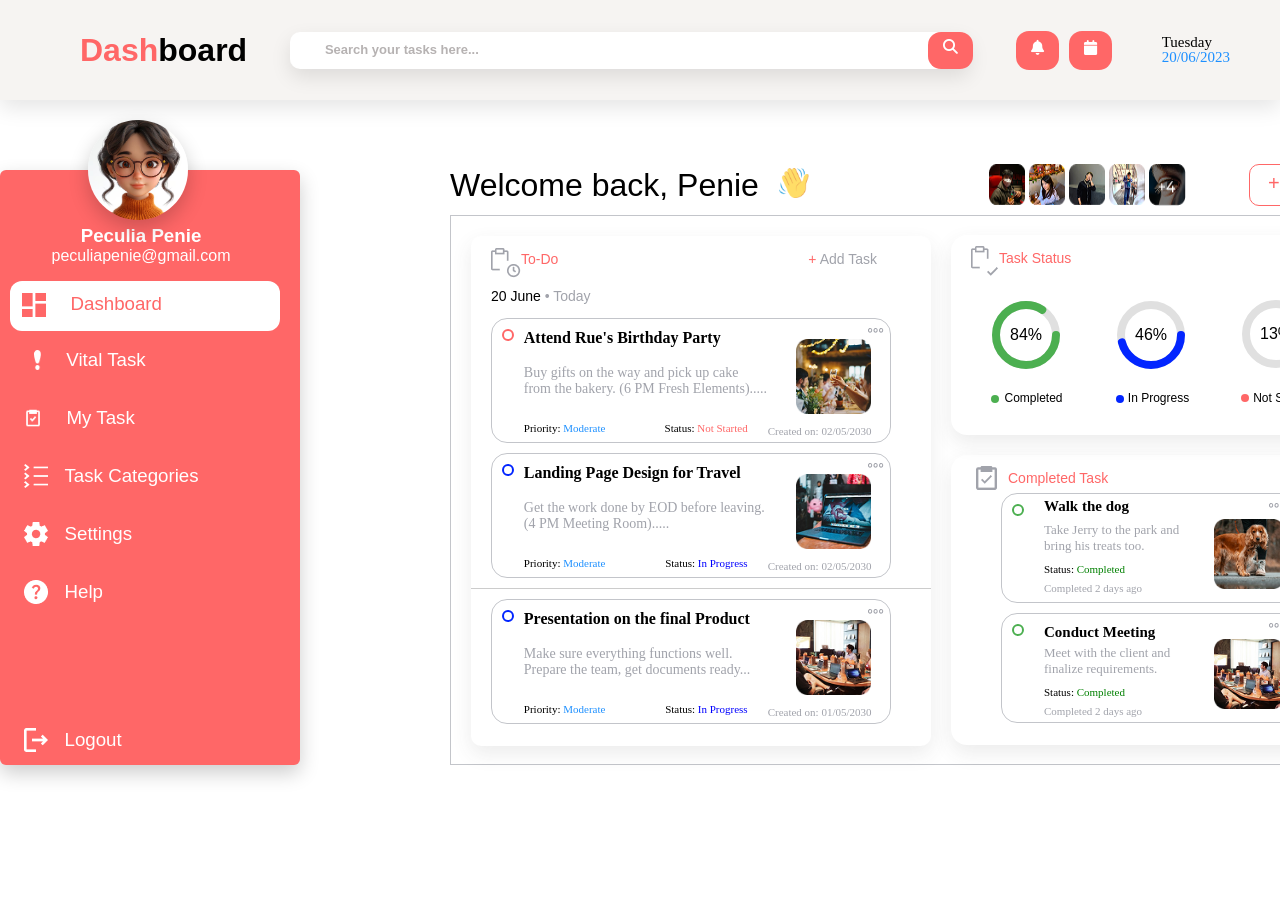
<file: index.html>
<!DOCTYPE html>
<html lang="en">

<head>
    <meta charset="UTF-8">
    <meta name="viewport" content="width=device-width, initial-scale=1.0">
    <title>Debbs To-Do List</title>
    <link rel="icon" type="image/png" href="favicone.png">
    <link rel="stylesheet" href="todo.css">
    <link rel="stylesheet" href="https://cdnjs.cloudflare.com/ajax/libs/font-awesome/6.5.0/css/all.min.css">
    <link rel="stylesheet" href="https://cdnjs.cloudflare.com/ajax/libs/font-awesome/6.5.0/css/all.min.css">

</head>

<body class="dash">
    <div class="container">
        <div class="header">

            <!-- LEFT SIDE-->
            <div class="left">
                <h2 style="padding-left: 80px; font-size: xx-large; font-family: Arial, Helvetica, sans-serif;">
                    <span class="dsh">Dash</span>board
                </h2>
            </div>

            <!--CENTER-->
            <div class="center">
                <input style="box-shadow: 0px 8px 20px rgb(0, 0, 0, 0.10); color: rgb(209, 206, 206);" class="srch"
                    placeholder="Search your tasks here...">
                <span class="sach" style="cursor: pointer;"><i class="fa fa-search" style="color: white;"></i></span>
            </div>

            <!--RIGHT SIDE-->
            <div class="right">
                <span class="bell-icon" style="cursor: pointer;"><i class="fa fa-bell"></i></span>
                <span class="calender-icon" style="cursor: pointer;"><i class="fa fa-calendar"></i></span>
                <span class="dayte">
                    <a>Tuesday</a>
                    <a style="color:#1E90FF;">20/06/2023</a>
                </span>
            </div>

        </div>
        <div class="everything">
            <!--THE SIDE BAR-->
            <div style="display: flex; flex-direction: column;">
                <div class="sidebar">
                    <div>
                        <img src="images/cutie.avif" class="round-image">
                    </div>
                    <div class="info">
                        <span>
                            <h3>Peculia Penie</h3>
                            <p>peculiapenie@gmail.com</p>
                        </span>
                        <!--BARS-->
                        <div class="bars">
                            <div class="wytbar" style="height: 50px;">
                                <img src="images/Vector.png" class="dash-icons">
                                <h3>Dashboard</h3>
                            </div>
                            <div class="orange-bar">
                                <img src="images/exclamation.png" class="dash-icons"
                                    style="height: 20px; width: 7.75px; margin-left: 2px;">
                                <h3>Vital Task</h3>
                            </div>
                            <div class="orange-bar" style="margin-left: 2px;">
                                <img src="images/my task.png" class="dash-icons" style="height: 20px; width: 18px;">
                                <h3>My Task</h3>
                            </div>
                            <div class="orange-bar" style="margin-left: 2px;">
                                <img src="images/list.png" class="dash-icons" style="height: 24px; width: 24px;">
                                <h3 style="margin-left: -8px;">Task Categories</h3>
                            </div>
                            <div class="orange-bar" style="margin-left: 2px;">
                                <img src="images/settings.png" class="dash-icons" style="height: 24px; width: 24px;">
                                <h3 style="margin-left: -8px;">Settings</h3>
                            </div>
                            <div class="orange-bar" style="margin-left: 2px;">
                                <img src="images/question.png" class="dash-icons" style="height: 24px; width: 24px;">
                                <h3 style="margin-left: -8px;">Help</h3>
                            </div>
                            <div class="orange-bar"
                                style="font: inter; font-size: 16px; font-weight: 500; margin-left: 2px; margin-top: 90px;">
                                <img src="images/logoff.png" class="dash-icons" style="height: 24px; width: 24px;">
                                <!--<h3 style="margin-left: -8px;">Logout</h3>-->
                                <a href="signin.html" style="margin-left: -8px; text-decoration: none; color: inherit;">
                                    <h3>Logout</h3>
                                </a>

                            </div>

                        </div>
                    </div>

                </div>
            </div>
            <!--THE WELCOME FRAME-->
            <div class="welcome">
                <div class="welcome1">
                    <h2 style="font-size: xx-large; font-weight: 450; font-family: Arial, Helvetica, sans-serif;">
                        Welcome back, Penie </h2>
                    <div class="hand">
                        <img src="images/hand wave.png" style="height: 30px; width: 30px;">
                    </div>
                    <div class="imejz">
                        <img src="images/SearchICon.png">
                        <img src="images/SearchICon (1).png">
                        <img src="images/SearchICon (2).png">
                        <img src="images/SearchICon (3).png">
                        <img src="images/Group 39.png">
                        <!--<img src="images/Default.png" style="margin-left: 60px;">-->
                        <button class="invite-btn" style="margin-left: 60px;">
                            <span style="margin-top: -3px; font-size: 20px;">+</span>
                            <i class="fa-solid fa-user-group"></i>
                            <span style="font-size: 14px;">Invite</span>
                        </button>


                    </div>
                </div>
                <!--THE BIG CONTAINER FOR CARDS-->
                <div class="bigcontainer">
                    <div class="groupparent">
                        <div class="group1">
                            <div class="grtodo">
                                <img src="images/Vector (1).png">
                                <div style="padding-top: 26px; margin-left: -2px;">
                                    <img src="images/clock.png">
                                </div>
                                <p style="color: #FF6767; font-weight: 500;">To-Do</p>
                                <p style="margin-left: 250px;"><span style="color: #FF6767; font-weight: 500;">+</span>
                                    <span style="color: #A1A3AB;">Add Task</span>
                                </p>
                            </div>
                            <div class="todaygr" style="font-family: Arial, Helvetica, sans-serif; font-size: 14px;">
                                <p>20 June <span style="color: #A1A3AB;">• Today</span></p>
                            </div>
                            <!--THE CARDS-->
                            <div class="allcards">
                                <!--THE FIRST CARD FOR THE BIRTHDAY-->
                                <div class="birthday">
                                    <div style="display: flex;">
                                        <div class="circle123"></div>
                                        <div style="width: 280px; margin-left: 10px; width: 250px;">
                                            <h4
                                                style=" font-size: 16px; align-items: center; align-items: center; height: 30px; margin-top: 0px;">
                                                Attend Rue's Birthday Party</h4>
                                            <p style="color: #A1A3AB; font-size: 14px; margin-top: -15px;">Buy gifts on
                                                the way and pick up cake from the bakery. (6 PM Fresh Elements).....</p>
                                            <p style="font-size: 11px; margin-top: 25px;">Priority: <span
                                                    style="color: #1E90FF;">Moderate</span> <span
                                                    style="float: right; margin-right: 20px;">Status: <span
                                                        style="color: #FF6767;">Not Started</span></span></p>
                                        </div>
                                        <div
                                            style="display: flex; flex-direction: column; width:108px; height: 100px; margin-top: 10px;">
                                            <img src="images/Rectangle 10.png"
                                                style="height: 75px; width: 75px; margin-left: 28px;">
                                            <p style="color: #A1A3AB; font-size: 11px;">Created on: 02/05/2030</p>
                                        </div>
                                        <div
                                            style="height: 5px; width: 7px; margin-top: -10px; margin-left: -5px; margin-right: 5px;">
                                            <img src="images/MENU.png">
                                        </div>
                                    </div>

                                </div>
                                <!--THE SECOND CARD FOR TRAVEL-->
                                <div class="travel">
                                    <div style="display: flex;">
                                        <div class="circle1234"></div>
                                        <div style="width: 280px; margin-left: 10px; width: 250px;">
                                            <h4
                                                style=" font-size: 16px; align-items: center; align-items: center; height: 30px; margin-top: 0px;">
                                                Landing Page Design for Travel</h4>
                                            <p style="color: #A1A3AB; font-size: 14px; margin-top: -15px;">Get the work
                                                done by EOD before leaving. (4 PM Meeting Room).....</p>
                                            <p style="font-size: 11px; margin-top: 25px;">Priority: <span
                                                    style="color: #1E90FF;">Moderate</span> <span
                                                    style="float: right; margin-right: 20px;">Status: <span
                                                        style="color: blue;">In Progress</span></span></p>
                                        </div>
                                        <div
                                            style="display: flex; flex-direction: column; width:108px; height: 100px; margin-top: 10px;">
                                            <img src="images/Laptop.png"
                                                style="height: 75px; width: 75px; margin-left: 28px;">
                                            <p style="color: #A1A3AB; font-size: 11px;">Created on: 02/05/2030</p>
                                        </div>
                                        <div
                                            style="height: 5px; width: 7px; margin-top: -10px; margin-left: -5px; margin-right: 5px;">
                                            <img src="images/MENU.png">
                                        </div>
                                    </div>

                                </div>
                                <div class="line"></div>
                                <!--THE THRID CARD FOR FINAL PRODUCT-->
                                <div class="finalproduct">
                                    <div style="display: flex;">
                                        <div class="circle1234"></div>
                                        <div style="width: 280px; margin-left: 10px; width: 250px;">
                                            <h4
                                                style=" font-size: 16px; align-items: center; align-items: center; height: 30px; margin-top: 0px;">
                                                Presentation on the final Product</h4>
                                            <p style="color: #A1A3AB; font-size: 14px; margin-top: -15px;">Make sure
                                                everything functions well. Prepare the team, get documents ready...</p>
                                            <p style="font-size: 11px; margin-top: 25px;">Priority: <span
                                                    style="color: #1E90FF;">Moderate</span> <span
                                                    style="float: right; margin-right: 20px;">Status: <span
                                                        style="color: blue;">In Progress</span></span></p>
                                        </div>
                                        <div
                                            style="display: flex; flex-direction: column; width:108px; height: 100px; margin-top: 10px;">
                                            <img src="images/Meeting.png"
                                                style="height: 75px; width: 75px; margin-left: 28px;">
                                            <p style="color: #A1A3AB; font-size: 11px;">Created on: 01/05/2030</p>
                                        </div>
                                        <div
                                            style="height: 5px; width: 7px; margin-top: -10px; margin-left: -5px; margin-right: 5px;">
                                            <img src="images/MENU.png">
                                        </div>
                                    </div>
                                </div>
                            </div>
                        </div>
                        <div class="group2">
                            <div class="uppercard">
                                <div class="taskstatus">
                                    <img src="images/Vector (1).png">
                                    <div style="padding-top: 26px; margin-left: -2px;">
                                        <img src="images/Tick.png">
                                    </div>
                                    <p style="color: #FF6767; font-weight: 500;">Task Status</p>
                                    </p>
                                </div>
                                <div>
                                    <!--CHAT-->
                                    <div class="chat">
                                        <div class="taskstatus-row">
                                            <div class="status-card">
                                                <div class="progress-circle" data-progress="84" data-color="#4caf50">
                                                </div>
                                                <div class="status-label">
                                                    <span>
                                                        <div class="status-dot"></div>
                                                        Completed
                                                    </span>
                                                </div>
                                            </div>

                                            <div class="status-card">

                                                <div class="progress-circle" data-progress="46" data-color="#0225FF">
                                                </div>

                                                <span class="status-label">
                                                    <div class="status-dot2"></div>
                                                    In Progress
                                                </span>
                                            </div>

                                            <div class="status-card">

                                                <div class="progress-circle" data-progress="13" data-color="#f44336">
                                                </div>

                                                <span class="status-label">
                                                    <div class="status-dot3"></div>
                                                    Not Started
                                                </span>
                                            </div>
                                        </div>
                                    </div>

                                    <!--CHAT-->
                                </div>
                            </div>
                            <div class="lowercard">
                                <div class="completed">
                                    <img src="images/donee.png" style="margin-left: 5px;">
                                    <div style="padding-top: 26px; margin-left: -16px; margin-top: -23px;">
                                        <img src="images/Tick.png">
                                    </div>
                                    <p style="color: #FF6767; font-weight: 500; margin-left: 15px;">Completed Task</p>
                                    </p>
                                </div>
                                <div class="twocards">
                                    <div class="firstcard">
                                        <div class="circle12"></div>
                                        <div class="middle">
                                            <div
                                                style="font-size: 15px; width: 150px; height: 30px; margin-top: -25px;">
                                                <h4>Walk the dog</h4>
                                            </div>
                                            <div style="font-size: 13px; color: #A1A3AB;">
                                                <p>Take Jerry to the park and bring his treats too.</p>
                                            </div>
                                            <div style="font-size: 11px; margin-top: -15px;">
                                                <p>Status: <span style="color: green;">Completed</span></p>
                                            </div>
                                            <div style="color: #A1A3AB; font-size: 11px; margin-top: -15px;">
                                                <p>Completed 2 days ago</p>
                                            </div>
                                        </div>
                                        <div class="deeright">
                                            <div
                                                style="height: 5px; width: 7px; margin-top: -10px; margin-left: 75px; margin-right: 5px;">
                                                <img src="images/MENU.png">
                                            </div>
                                            <div style="margin-top: 20px; margin-left: 20px;">
                                                <img src="images/dog.png" style="height: 70px; width: 70px;">
                                            </div>
                                        </div>

                                    </div>
                                    <div class="secondcard">
                                        <div class="circle12"></div>
                                        <div class="middle">
                                            <h4
                                                style=" font-size: 15px; align-items: center; align-items: center; height: 30px; margin-top: 0px;">
                                                Conduct Meeting</h4>
                                            <p style="color: #A1A3AB; font-size: 13px; margin-top: -15px;">Meet with the
                                                client and finalize requirements.</p>
                                            <div style="font-size: 11px; margin-top: -15px;">
                                                <p>Status: <span style="color: green;">Completed</span></p>
                                            </div>
                                            <div style="color: #A1A3AB; font-size: 11px; margin-top: -15px;">
                                                <p>Completed 2 days ago</p>
                                            </div>
                                        </div>
                                        <div class="deeright">
                                            <div
                                                style="height: 5px; width: 7px; margin-top: -10px; margin-left: 75px; margin-right: 5px;">
                                                <img src="images/MENU.png">
                                            </div>
                                            <div style="margin-top: 20px; margin-left: 20px;">
                                                <img src="images/Meetings.png" style="height: 70px; width: 70px;">
                                            </div>

                                        </div>
                                    </div>

                                </div>
                            </div>

                        </div>

                    </div>
                </div>
            </div>
        </div>
    </div>
    <script>
        document.querySelectorAll('.progress-circle').forEach(circle => {
            const value = circle.dataset.progress;
            const color = circle.dataset.color;

            const radius = 30; // fits 80x80
            const circumference = 2 * Math.PI * radius;

            circle.innerHTML = `
        <svg>
            <circle cx="40" cy="40" r="${radius}" stroke="#e0e0e0"></circle>
            <circle cx="40" cy="40" r="${radius}" stroke="${color}"
                stroke-dasharray="${circumference}"
                stroke-dashoffset="${circumference - (value / 100) * circumference}">
            </circle>

            <text x="40" y="45" text-anchor="middle" font-size="16" fill="black" font-weight="light">
                ${value}%
            </text>
        </svg>
    `;
        });
    </script>




</body>

</html>
</file>
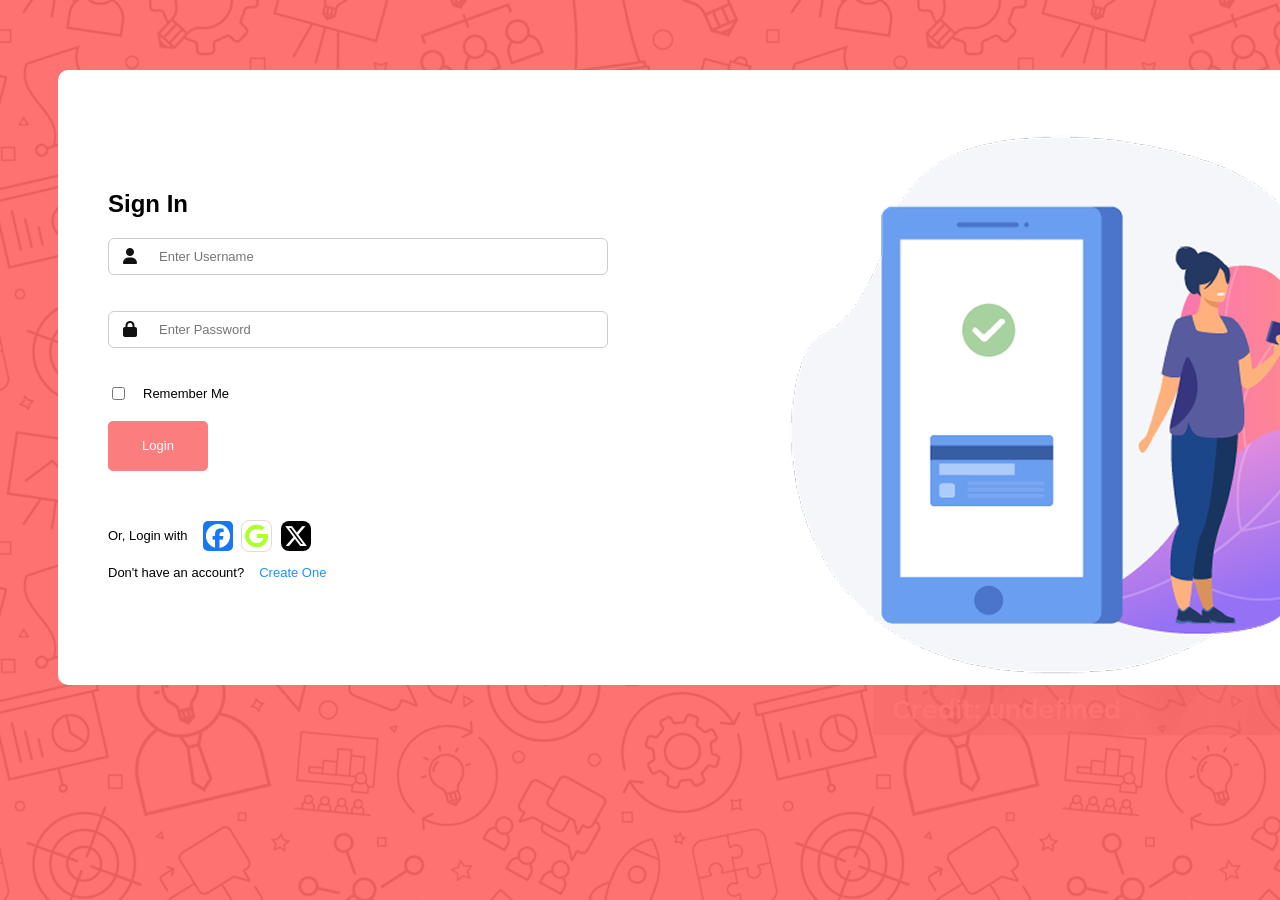
<file: signin.html>
<!DOCTYPE html>
<html lang="en">

<head>
    <meta charset="UTF-8">
    <meta name="viewport" content="width=device-width, initial-scale=1.0">
    <title>Debbs To-Do List</title>
    <link rel="icon" type="image/png" href="favicone.png">
    <link rel="stylesheet" href="todo.css">
    <link rel="stylesheet" href="https://cdnjs.cloudflare.com/ajax/libs/font-awesome/6.5.0/css/all.min.css">
</head>

<body class="body">
    <main class="reg1">
        <img class="img2" src="images/signimage.png" alt="a woman and a screen">
        <article class="reg2">
            <h2 class="h2">Sign In</h2>
            <div class="input-box">
                <i class="fa-solid fa-user"></i>
                <input type="text" id="username" name="username" placeholder="Enter Username">
            </div>
            <br>
            <div class="input-box">
                <i class="fa-solid fa-lock"></i>
                <input type="password" id="password" name="password" placeholder="Enter Password">
            </div>
            <br>
            <div>
                <label class="agree">
                    <input type="checkbox" id="remember" name="remember">
                    <span>Remember Me</span>
                </label>
            </div>
            <br>
            <div class="reg" onclick="window.location.href='index.html'">Login</div>
            <br><br>
            <p class="agree">Or, Login with
                <span class="socialicons">
                <i class="fa-brands fa-facebook" id="fb"></i>
                <i class="fa-brands fa-google gg" id="google"></i>
                <i class="fa-brands fa-x-twitter xt" id="x"></i>
                </span>
            </p>
            <p class="agree">Don't have an account? <a class="sin" onclick="window.location.href='signup.html'">Create One</a></p>
        </article>

    </main>

</body>

</html>
</file>
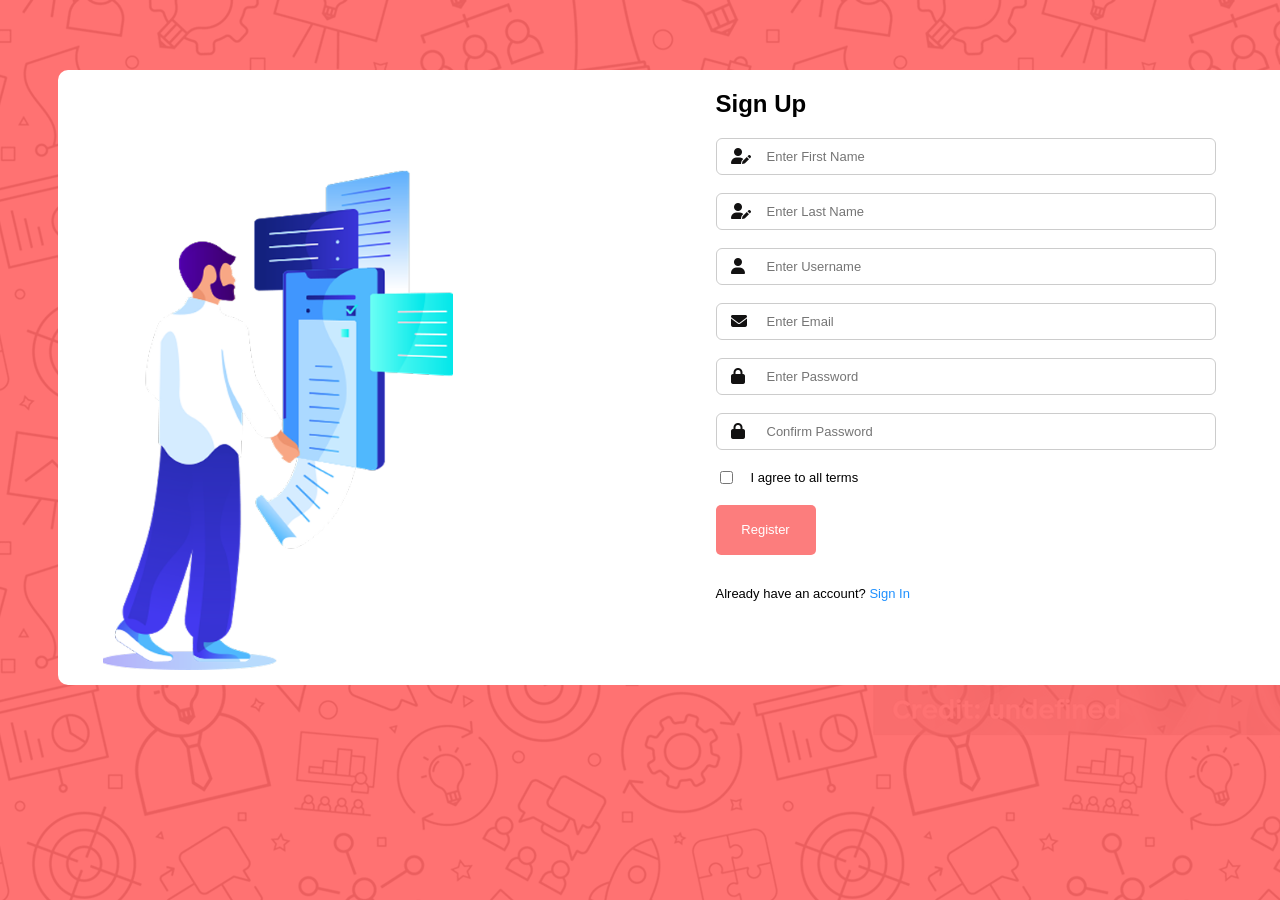
<file: signup.html>
<!DOCTYPE html>
<html lang="en">

<head>
    <meta charset="UTF-8">
    <meta name="viewport" content="width=device-width, initial-scale=1.0">
    <title>Debbs To-Do List</title>
    <link rel="icon" type="image/png" href="favicone.png">
    <link rel="stylesheet" href="todo.css">
    <link rel="stylesheet" href="https://cdnjs.cloudflare.com/ajax/libs/font-awesome/6.5.0/css/all.min.css">
</head>

<body>
    <main class="main">
        <div class="reg1">
            <img class="im1" src="images/man1.png" alt="image of a man holding papers">
            <div class="sign">
                <h2 class="h2">Sign Up</h2>
                <div class="input-box">
                    <i class="fa-solid fa-user-pen"></i>
                    <label for="firstname" style="width: fit-content;"></label>
                    <input type="text" id="firstname" name="firstname" placeholder="Enter First Name">
                </div>
                <div class="input-box">
                    <i class="fa-solid fa-user-pen"></i>
                    <label for="lastname" style="width: fit-content;"></label>
                    <input type="text" id="lastname" name="lastname" placeholder="Enter Last Name">
                </div>
                <div class="input-box">
                    <i class="fa-solid fa-user"></i>
                    <label for="username" style="width: fit-content;"></label>
                    <input type="text" id="username" name="username" placeholder="Enter Username">
                </div>
                <div class="input-box">
                    <i class="fa-solid fa-envelope"></i>
                    <label for="email"></label>
                    <input type="email" id="email" name="email" placeholder="Enter Email">
                </div>
                <div class="input-box">
                    <i class="fa-solid fa-lock"></i>
                    <label for="password"></label>
                    <input type="password" id="password" name="password" placeholder="Enter Password">
                </div>
                <div class="input-box">
                    <i class="fa-solid fa-lock"></i>
                    <label for="confirm"></label>
                    <input type="password" id="confirm" name="confirm" placeholder="Confirm Password">
                </div>
                <div>
                    <label for="agree" class="agree">
                        <input type="checkbox" id="agree" name="agree">
                        <span>I agree to all terms</span>
                    </label>
                </div>
                <br>
                <div class="reg" onclick="window.location.href='signin.html'">Register</div>
                <br>
                <p class="signin">Already have an account? <a class="sin" onclick="window.location.href='signin.html'">Sign In</a></p>
            </div>
        </div>
    </main>
</body>

</html>
</file>
<file: todo.css>
* {
    box-sizing: border-box;
}

body {
    background-color: #FF6767;
    background-image: url(background.png);
}

.reg1 {
    height: 615px;
    width: 1315px;
    background-color: white;
    margin-left: 50px;
    margin-right: 50px;
    margin-top: 70px;
    margin-bottom: 70px;
    border-radius: 10px;
}

.h2 {
    font-family: 'Segoe UI', Tahoma, Geneva, Verdana, sans-serif;
}

.im1 {
    height: 500px;
    width: 350px;
    margin-top: 100px;
    margin-bottom: 0px;
    margin-left: 45px;
}

.sign {
    float: right;
    width: 50%;
}

.input-box {
    align-items: center;
    font-family: 'Segoe UI', Tahoma, Geneva, Verdana, sans-serif;
    width: 500px;
    border-radius: 6px;
    position: relative;
}

.input-box input {
    width: 100%;
    padding: 10px;
    padding-left: 50px;
    border-radius: 6px;
    border-color: rgb(55, 53, 53);
    width: 500px;
    border: 1px solid #ccc;
    font-family: 'Segoe UI', Tahoma, Geneva, Verdana, sans-serif;
    font-size: small;
    margin-bottom: 18px;
}

.input-box i {
    position: absolute;
    left: 15px;
    top: 10px;
    color: rgb(18, 17, 17);
}

.agree {
    gap: 15px;
    display: flex;
    align-items: center;
    font-size: small;
    font-family: 'Segoe UI', Tahoma, Geneva, Verdana, sans-serif;
}

.reg {
    background-color: #fc7d7d;
    font-family: 'Segoe UI', Tahoma, Geneva, Verdana, sans-serif;
    font-size: small;
    align-items: center;
    padding-left: 30px;
    padding: 10px 10px 10px 10px;
    width: 100px;
    height: 50px;
    color: white;
    justify-content: center;
    display: flex;
    border-radius: 5px;
}

.signin {
    font-family: 'Segoe UI', Tahoma, Geneva, Verdana, sans-serif;
    font-size: small;
}

.sin {
    color: #1E90FF;
    cursor: pointer;
}

.img2 {
    float: right;
    padding-top: 50px;
}

.reg2 {
    padding-top: 100px;
    padding-left: 50px;
}

#fb {
    background-color: #1877F2;
    /* Facebook blue */
    color: white;
    padding: 3px;
    border-radius: 5px;
    font-size: 24px;
}

#google {
    background-color: white;
    color: greenyellow;
    /* Google red */
    padding: 3px;
    border-radius: 8px;
    font-size: 24px;
    border: 1px solid #ddd;
    margin-left: 5px;
}

#x {
    background-color: black;
    color: white;
    padding: 3px;
    border-radius: 8px;
    font-size: 24px;
    margin-left: 5px;
}

#socialicons {
    display: inline-flex;
    gap: 15px;
}

/*  the dashboard styles*/

.container {
    width: 100%;
    margin: 0;
    padding: 0;
}

.dash {
    background-color: white;
    background-image: none;
    margin: 0;
    padding: 0;
    
}

.header {
    display: flex;
    flex-direction: row;
    justify-content: space-between;
    background-color: rgb(246, 244, 242);
    height: 100px;
    width: 100%;
    box-shadow: 0px 8px 20px rgb(0, 0, 0, 0.10); 
    align-items: center;
}

.dsh{
    color: #FF6767;
}
.center {
    margin-left: 40px;
    display: flex;
}

.srch {
    align-items: center;
    background-color: white;
    border-radius: 10px;
    width: 680px;
    border-color: white;
    border-top: white;
    border-left: white;
    height: 37px;
    font-family: 'Poppins', sans-serif;
    font-size: 13px;
    font-weight: 600;
    padding-left: 35px;
    margin-right: 0;
}

.sach {
    background-color: #FF6767;
    font-size: 15px;
    border-radius: 13px;
    padding-bottom: 13px;
    margin-left: -42px;
    padding-left: 15px;
    padding-right: 15px;
    padding-top: 7px;
}

.bell-icon{
    color: white;
    background-color: #FF6767;
    font-size: 15px;
    border-radius: 13px;
    padding-bottom: 13px;
    padding-left: 15px;
    padding-right: 15px;
    padding-top: 9px;

}

.calender-icon {
    color: white;
    background-color: #FF6767;
    font-size: 15px;
    border-radius: 13px;
    padding-bottom: 13px;
    margin-left: -20px;
    padding-left: 15px;
    padding-right: 15px;
    padding-top: 9px;
}

.srch::placeholder {
    color: rgb(182, 178, 178);
}

.right {
    display: flex;
    align-items: center;
    gap: 30px;
    padding: 0 40px;
}

.dayte {
    font-size: 15px;
    display: flex;
    flex-direction: column;    /* I need to put the whole header in display flex */
    line-height: 1;
    margin-left: 20px;
    margin-right: 10px;
}

.sidebar{
    display: flex;
    flex-direction: column;
    width: 300px;
    height: 595px;
    margin-top: 70px;
    background-color: #FF6767;
    border-radius: 6px;
    box-shadow: 0px 8px 20px rgb(0, 0, 0, 0.2);
    position: relative;
    font-family: 'Segoe UI', Tahoma, Geneva, Verdana, sans-serif;
    color: white;
}

.round-image{
    display: flex;
    position: absolute;
    height: 100px;
    width: 100px;
    border-radius: 50px;
    margin-left: 88px;
    margin-top: -50px;
    border-style: inherit;
    border-color: white;
    box-shadow: 0px 8px 20px rgb(0, 0, 0, 0.2); 
}

.info {
    display: flex;
    flex-direction: column;
    align-items: center;
    height: 5px;
    margin-top: 55px;
    text-align: center;
    font-family: Arial, Helvetica, sans-serif;
    margin-right: 18px;
}
.info h3 {
    margin: 0px;
    font-weight: 600;
}

.info p {
    margin-top: 0px;
    font-weight: 0;
    font-size: medium;
}
.wytbar {
    display: flex;
    flex-direction: row;
    background-color: white;
    width: 270px;
    height: 68px;
    gap: 25px;
    padding: 12px;
    border-radius: 12px;

}
.dash-icons{
    height: 24px;
    width: 24px;
    color: white;
}
.wytbar h3 {
    color: #FF6767;
    font-weight: 100;
}

.orange-bar{
    display: flex;
    flex-direction: row;
    align-items: center;
    width: 270px;
    height: 58px;
    gap: 25px;
    padding: 12px;
    margin-left: 10px;
    border-radius: 12pc;
}
.orange-bar h3{
    font-weight: 100;
}
.bars {
    display: flex;
    flex-direction: column;
    gap: 0px;
    margin-left: 17px;
}

.everything{
    display: flex;
    flex-direction: row;
    

}
.welcome{
    float: right;
    height: 595px;
    width: 950px;
    background-color: white;
    margin-left: 130px;
    padding: 20px;
    margin-top: 35px;
}
.welcome1{
    height: 60px;
    width: 930px;
    display: flex;
    flex-direction: row;
    align-items: center;
    background-color: white;
}
.welcome1-img{
    height: 30px;
    width: 30px;
}
.hand{
    margin-left: 20px;
}
.imejz{
    margin-left: 180px;
    display: flex;
    flex-direction: row;
    gap: 3px;  
}
/* INVITE*/
.invite-btn {
  display: flex;
  align-items: center;
  gap: 8px;
  padding: 10px 18px;
  border: 1px solid #FF6767; /* soft red outline */
  background-color: transparent;
  color: #FF6767;
  border-radius: 10px; /* rounded corners */
  font-size: 16px;
  cursor: pointer;
  transition: 0.3s ease;
  margin-right: 10px;
}

.invite-btn i,
.invite-btn img {
  width: 20px;
  height: 20px;
}

.invite-btn:hover {
  background-color: #e74c3c;
  color: white;
}
/*******/

.bigcontainer{
    background-color: white;
    border: 1px;
    height: 550px;
    width: 920px;
    padding: 20px;
    border: 1px solid #A1A3ABA1;

}
.groupparent{
    display: flex;
    flex-direction: row;
    background-color: white;
    align-items: center;
    height: 510px ;
    width: 880px;
    padding: 0px;
    border-radius: 10px;
    gap: 20px;


}
.group1{
    display: flex;
    flex-direction: column;
    background-color: white;
    height: 510px;
    width: 460px;
    padding: 20px;
    border-radius: 10px;
    box-shadow: 0px 8px 20px rgba(68, 67, 67, 0.1);
}
.grtodo{
    display: flex;
    flex-direction: row;
    height: 30px;
    width: 430px;
    background-color: white;
    align-items: center;
    margin-top: -12px;
    font-family: Arial, Helvetica, sans-serif;
    font-size: 14px;
}
.grtoday{
    background-color: white;
    align-items: center;
    height: 15px;
    width: 100px;
    font-family: Arial, Helvetica, sans-serif;
    font-size: 14px;
}
.birthday{
    height: 125px;  
    width: 400px;
    border: 1px solid #A1A3ABA1;
    border-radius: 16px;
    padding: 10px;
    
}
.travel{
    height: 125px;  
    width: 400px;
    border: 1px solid #A1A3ABA1;
    border-radius: 16px;
    padding: 10px;
    
}
.finalproduct{
    height: 125px;  
    width: 400px;
    border: 1px solid #A1A3ABA1;
    border-radius: 16px;
    padding: 10px;
    margin-top: -10px;
    
}
.allcards{
    display: flex;
    flex-direction: column;
    gap: 10px;
}
.line{
    width: 460px;
    height: 1px;
    color: #444548a1;
    margin: 10px 0;
    background-color: #ccc;
    padding: 0%;
    margin-left: -20px;
    margin-top: 0px;
}
.uppercard{
    display: flex;
    flex-direction: column;
    height: 200px;
    width: 400px;
    box-shadow: 0px 8px 20px rgba(68, 67, 67, 0.1);
    border-radius: 16px;
    padding: 20px;
    margin-top: -35px;
}
.taskstatus{
    display: flex;
    flex-direction: row;
    height: 30px;
    width: 200px;
    background-color: white;
    align-items: center;
    margin-top: -12px;
    font-family: Arial, Helvetica, sans-serif;
    font-size: 14px;
}
.group2{
    display: flex;
    flex-direction: column;
    gap: 20px;

}
.lowercard{
    display: flex;
    flex-direction: column;
    height: 290px;
    width: 400px;
    box-shadow: 0px 8px 20px rgba(68, 67, 67, 0.1);
    border-radius: 16px;
    padding: 20px;
    margin-bottom: -32px;

}
.completed{
    display: flex;
    flex-direction: row;
    height: 30px;
    width: 200px;
    background-color: white;
    align-items: center;
    margin-top: -12px;
    font-family: Arial, Helvetica, sans-serif;
    font-size: 14px;
}
.p{
    font-family: Arial, Helvetica, sans-serif;
}


/* CHAT */

.taskstatus-row {
    display: flex;
    justify-content: space-between;
    align-items: center;
    height: 160px; /* leaves space for title + padding */
}

.status-card {
    width: 110px;
    text-align: center;
    font-family: Arial, Helvetica, sans-serif;
    font-size: 12px;
}

.status-label {
    display: block;
    margin-bottom: 6px;
    font-family: Arial, Helvetica, sans-serif;
    margin-top: 20px;
    margin-right: -15px;

}

.progress-circle {
    width: 80px;
    height: 80px;
    margin: 0 auto;
    position: relative;
}

.progress-circle svg {
    transform: rotate(0deg);
    width: 80px;
    height: 80px;
}

.progress-circle circle {
    fill: none;
    stroke-width: 8;
    stroke-linecap: round;
}

.status-dot {
  width: 8px;
  height: 8px;
  background-color: #4CAF50; /* green */
  border-radius: 50%;
  margin-bottom: -12px;
  margin-left: 20px;
}
.status-dot2 {
  width: 8px;
  height: 8px;
  background-color: #0225FF; /* blue */
  border-radius: 50%;
  margin-bottom: -12px;
  margin-left: 20px;
}
.status-dot3 {
  width: 8px;
  height: 8px;
  background-color: #FF6767; /* orange */
  border-radius: 50%;
  margin-bottom: -11px;
  margin-left: 20px;
}

.twocards {
    display: flex;
    flex-direction: column;
    gap: 10px;
    align-items: center;
}

.firstcard{
    display: flex;
    flex-direction: row;
    height: 110px;  
    width: 300px;
    border: 1px solid #A1A3ABA1;
    border-radius: 16px;
    padding: 10px;

}
.secondcard{
    display: flex;
    flex-direction: row;
    height: 110px;  
    width: 300px;
    border: 1px solid #A1A3ABA1;
    border-radius: 16px;
    padding: 10px;
}
.circle12 {
  width: 12px;
  height: 12px;
  border: 2px solid #4CAF50; /* green ring */
  border-radius: 50%;
}
.circle123{
  width: 12px;
  height: 12px;
  border: 2px solid #FF6767; /* red ring */
  border-radius: 50%;
}
.circle1234{
  width: 12px;
  height: 12px;
  border: 2px solid #0225FF; /* blue ring */
  border-radius: 50%;
}
.middle{
    display: flex;
    flex-direction: column;
    height: 85px;
    width: 150px;
    margin-left: 20px;
    
}
.deeright{
    display: flex;
    flex-direction: column;
    width: 80px;
    height: 85 ;
}
</file>
